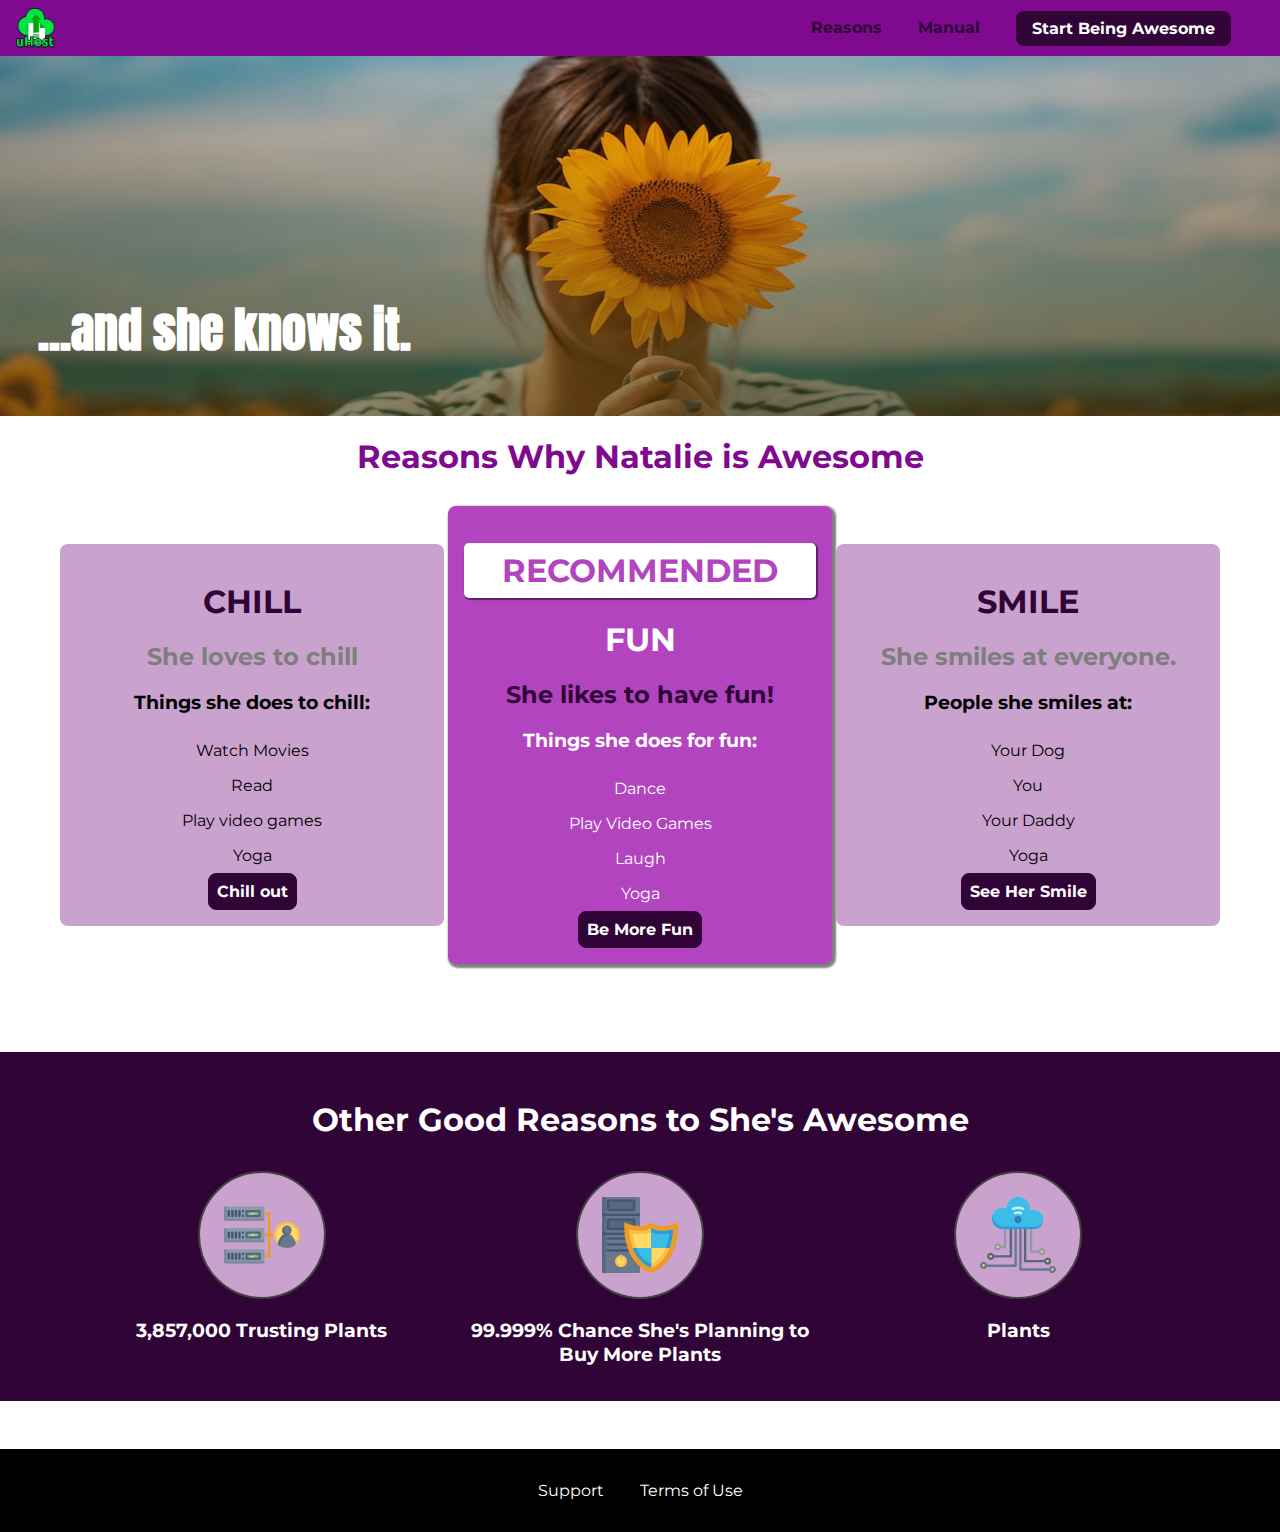
<file: index.html>
<!DOCTYPE html>
<html lang="en">

<head>
    <meta charset="UTF-8">
    <meta http-equiv="X-UA-Compatible" content="ie=edge">
    <meta name="viewport" content="width=device-width, initial-scale=1.0">
    <title>uHost</title>
    <link rel="shortcut icon" href="favicon.png">
    <link rel="stylesheet" href="shared.css">
    <link rel="stylesheet" href="main.css">

</head>

<body>
    <div class="backdrop"></div>
    <div class="modal">
        <h1 class="modal__title">Do you want to continue?</h1>
        <div class="modal__actions">
            <a href="start-hosting/index.html" class="modal__action">Yes!</a>
            <button class="modal__action modal__action--negative" type="button">No!</button>
        </div>
    </div>
    <header class="main-header">
        <div class="main-div" >
            <button class="toggle-button">
                <span class="toggle-button__bar"></span>
                <span class="toggle-button__bar"></span>
                <span class="toggle-button__bar"></span>
            </button>
            <a class="main-header__brand" href="index.html">
                <img src="images/uhost-icon.png" alt="Natalie is Awesome"/>
            </a>
        </div>
        <nav class="main-nav">
            <ul class="main-nav__items">
                <li class="main-nav__item">
                    <a class="main-nav-item__link" href="reasons/index.html">Reasons</a>
                </li>
                <li class="main-nav__item">
                    <a  class="main-nav-item__link" href="manual/index.html">Manual</a>
                </li>
                <li class="main-nav__item main-nav__item--cta">
                    <a class="main-nav-item__link" href="start-being-awesome/index.html">Start Being Awesome</a>
                </li>
            </ul>
        </nav>
    </header>
    <nav class="mobile-nav">
        <ul class="mobile-nav__items">
            <li class="mobile-nav__item">
                <a href="reasons/index.html">Packages</a>
            </li>
            <li class="mobile-nav__item">
                <a href="manual/index.html">Customers</a>
            </li>
            <li class="mobile-nav__item mobile-nav__item--cta">
                <a href="start-being-awesome/index.html">Start Hosting</a>
            </li>
        </ul>
    </nav>
    <main>
        <section id="product-overview">
            <h1>...and she knows it.</h1>
        </section>
        <section id="plans">
            <h1 class="section-title">Reasons Why Natalie is Awesome</h1>
            <div class="plan__list">
                <article class="plan">
                    <h1 class="plan__title">CHILL</h1>
                    <h2 class="plan__desc">She loves to chill</h2>
                    <h3>Things she does to chill:</h3>
                    <ul class="plan__features">
                        <li class="plan__feature">Watch Movies</li>
                        <li class="plan__feature">Read</li>
                        <li class="plan__feature">Play video games</li>
                        <li class="plan__feature">Yoga</li>
                    </ul>
                    <div>
                        <button class="button">Chill out</button>
                    </div>
                </article>
                <article class="plan plan--highlighted">
                    <h1 class="plan__fun">RECOMMENDED</h1>
                    <h1 class="plan__title">FUN</h1>
                    <h2 class="plan__desc">She likes to have fun!</h2>
                    <h3>Things she does for fun:</h3>
                    <ul class="plan__features">
                        <li class="plan__feature">Dance</li>
                        <li class="plan__feature">Play Video Games</li>
                        <li class="plan__feature">Laugh</li>
                        <li class="plan__feature">Yoga</li>
                    </ul>
                    <div>
                        <button class="button">Be More Fun</button>
                    </div>
                </article>
                <article class="plan">
                    <h1 class="plan__title">SMILE</h1>
                    <h2 class="plan__desc">She smiles at everyone.</h2>
                    <h3>People she smiles at:</h3>
                    <ul class="plan__features">
                        <li class="plan__feature">Your Dog</li>
                        <li class="plan__feature">You</li>
                        <li class="plan__feature">Your Daddy</li>
                        <li class="plan__feature">Yoga</li>
                    </ul>
                    <div>
                        <button class="button">See Her Smile</button>
                    </div>
                </article>
            </div>
        </section>
        <section id="key-features">
            <h1 class="section-title">Other Good Reasons to She's Awesome</h1>
            <ul class="key-feature__items">
                <li class="key-feature__item"> 
                    <div class="key-feature__image">
                        <svg viewBox="0 0 512 512">
                            <path style="fill:#F09B24;" d="M344,248h-32V112c0-4.418-3.582-8-8-8h-40c-4.418,0-8,3.582-8,8s3.582,8,8,8h32v128h-32  c-4.418,0-8,3.582-8,8s3.582,8,8,8h32v128h-32c-4.418,0-8,3.582-8,8s3.582,8,8,8h40c4.418,0,8-3.582,8-8V264h32c4.418,0,8-3.582,8-8  S348.418,248,344,248z"
                            />
                            <path style="fill:#8E9AA9;" d="M264,64H8c-4.418,0-8,3.582-8,8v80c0,4.418,3.582,8,8,8h256c4.418,0,8-3.582,8-8V72  C272,67.582,268.418,64,264,64z"
                            />
                            <path style="fill:#7C899B;" d="M24,144c-4.418,0-8-3.582-8-8V64H8c-4.418,0-8,3.582-8,8v80c0,4.418,3.582,8,8,8h256  c4.418,0,8-3.582,8-8v-8H24z"
                            />
                            <rect x="152" y="96" style="fill:#B8E3A8;" width="88" height="32" />
                            <g>
                                <polygon style="fill:#7EC97D;" points="152,96 152,128 166,128 198,96  " />
                                <polygon style="fill:#7EC97D;" points="220,96 188,128 240,128 240,96  " />
                            </g>
                            <path style="fill:#56677E;" d="M240,136h-88c-4.418,0-8-3.582-8-8V96c0-4.418,3.582-8,8-8h88c4.418,0,8,3.582,8,8v32  C248,132.418,244.418,136,240,136z M160,120h72v-16h-72V120z"
                            />
                            <g>
                                <path style="fill:#435670;" d="M32,136c-4.418,0-8-3.582-8-8V96c0-4.418,3.582-8,8-8s8,3.582,8,8v32C40,132.418,36.418,136,32,136z   "
                                />
                                <path style="fill:#435670;" d="M56,136c-4.418,0-8-3.582-8-8V96c0-4.418,3.582-8,8-8s8,3.582,8,8v32C64,132.418,60.418,136,56,136z   "
                                />
                                <path style="fill:#435670;" d="M80,136c-4.418,0-8-3.582-8-8V96c0-4.418,3.582-8,8-8s8,3.582,8,8v32C88,132.418,84.418,136,80,136z   "
                                />
                                <path style="fill:#435670;" d="M104,136c-4.418,0-8-3.582-8-8V96c0-4.418,3.582-8,8-8s8,3.582,8,8v32   C112,132.418,108.418,136,104,136z"
                                />
                                <path style="fill:#435670;" d="M128,105c-4.418,0-8-3.582-8-8v-1c0-4.418,3.582-8,8-8s8,3.582,8,8v1   C136,101.418,132.418,105,128,105z"
                                />
                                <path style="fill:#435670;" d="M128,136c-4.418,0-8-3.582-8-8v-1c0-4.418,3.582-8,8-8s8,3.582,8,8v1   C136,132.418,132.418,136,128,136z"
                                />
                            </g>
                            <path style="fill:#8E9AA9;" d="M264,208H8c-4.418,0-8,3.582-8,8v80c0,4.418,3.582,8,8,8h256c4.418,0,8-3.582,8-8v-80  C272,211.582,268.418,208,264,208z"
                            />
                            <path style="fill:#7C899B;" d="M24,288c-4.418,0-8-3.582-8-8v-72H8c-4.418,0-8,3.582-8,8v80c0,4.418,3.582,8,8,8h256  c4.418,0,8-3.582,8-8v-8H24z"
                            />
                            <rect x="152" y="240" style="fill:#B8E3A8;" width="88" height="32" />
                            <g>
                                <polygon style="fill:#7EC97D;" points="152,240 152,272 166,272 198,240  " />
                                <polygon style="fill:#7EC97D;" points="220,240 188,272 240,272 240,240  " />
                            </g>
                            <path style="fill:#56677E;" d="M240,280h-88c-4.418,0-8-3.582-8-8v-32c0-4.418,3.582-8,8-8h88c4.418,0,8,3.582,8,8v32  C248,276.418,244.418,280,240,280z M160,264h72v-16h-72V264z"
                            />
                            <g>
                                <path style="fill:#435670;" d="M32,280c-4.418,0-8-3.582-8-8v-32c0-4.418,3.582-8,8-8s8,3.582,8,8v32C40,276.418,36.418,280,32,280   z"
                                />
                                <path style="fill:#435670;" d="M56,280c-4.418,0-8-3.582-8-8v-32c0-4.418,3.582-8,8-8s8,3.582,8,8v32C64,276.418,60.418,280,56,280   z"
                                />
                                <path style="fill:#435670;" d="M80,280c-4.418,0-8-3.582-8-8v-32c0-4.418,3.582-8,8-8s8,3.582,8,8v32C88,276.418,84.418,280,80,280   z"
                                />
                                <path style="fill:#435670;" d="M104,280c-4.418,0-8-3.582-8-8v-32c0-4.418,3.582-8,8-8s8,3.582,8,8v32   C112,276.418,108.418,280,104,280z"
                                />
                                <path style="fill:#435670;" d="M128,249c-4.418,0-8-3.582-8-8v-1c0-4.418,3.582-8,8-8s8,3.582,8,8v1   C136,245.418,132.418,249,128,249z"
                                />
                                <path style="fill:#435670;" d="M128,280c-4.418,0-8-3.582-8-8v-1c0-4.418,3.582-8,8-8s8,3.582,8,8v1   C136,276.418,132.418,280,128,280z"
                                />
                            </g>
                            <path style="fill:#8E9AA9;" d="M264,352H8c-4.418,0-8,3.582-8,8v80c0,4.418,3.582,8,8,8h256c4.418,0,8-3.582,8-8v-80  C272,355.582,268.418,352,264,352z"
                            />
                            <path style="fill:#7C899B;" d="M24,432c-4.418,0-8-3.582-8-8v-72H8c-4.418,0-8,3.582-8,8v80c0,4.418,3.582,8,8,8h256  c4.418,0,8-3.582,8-8v-8H24z"
                            />
                            <rect x="152" y="384" style="fill:#B8E3A8;" width="88" height="32" />
                            <g>
                                <polygon style="fill:#7EC97D;" points="152,384 152,416 166,416 198,384  " />
                                <polygon style="fill:#7EC97D;" points="220,384 188,416 240,416 240,384  " />
                            </g>
                            <path style="fill:#56677E;" d="M240,424h-88c-4.418,0-8-3.582-8-8v-32c0-4.418,3.582-8,8-8h88c4.418,0,8,3.582,8,8v32  C248,420.418,244.418,424,240,424z M160,408h72v-16h-72V408z"
                            />
                            <g>
                                <path style="fill:#435670;" d="M32,424c-4.418,0-8-3.582-8-8v-32c0-4.418,3.582-8,8-8s8,3.582,8,8v32C40,420.418,36.418,424,32,424   z"
                                />
                                <path style="fill:#435670;" d="M56,424c-4.418,0-8-3.582-8-8v-32c0-4.418,3.582-8,8-8s8,3.582,8,8v32C64,420.418,60.418,424,56,424   z"
                                />
                                <path style="fill:#435670;" d="M80,424c-4.418,0-8-3.582-8-8v-32c0-4.418,3.582-8,8-8s8,3.582,8,8v32C88,420.418,84.418,424,80,424   z"
                                />
                                <path style="fill:#435670;" d="M104,424c-4.418,0-8-3.582-8-8v-32c0-4.418,3.582-8,8-8s8,3.582,8,8v32   C112,420.418,108.418,424,104,424z"
                                />
                                <path style="fill:#435670;" d="M128,393c-4.418,0-8-3.582-8-8v-1c0-4.418,3.582-8,8-8s8,3.582,8,8v1   C136,389.418,132.418,393,128,393z"
                                />
                                <path style="fill:#435670;" d="M128,424c-4.418,0-8-3.582-8-8v-1c0-4.418,3.582-8,8-8s8,3.582,8,8v1   C136,420.418,132.418,424,128,424z"
                                />
                            </g>
                            <path style="fill:#F7C14D;" d="M424,168c-48.523,0-88,39.477-88,88s39.477,88,88,88s88-39.477,88-88S472.523,168,424,168z" />
                            <path style="fill:#FFDB66;" d="M424,184c-39.701,0-72,32.299-72,72s32.299,72,72,72s72-32.299,72-72S463.701,184,424,184z" />
                            <path style="fill:#69788D;" d="M484.893,314.16C476.393,274.588,451.922,248,424,248s-52.393,26.588-60.893,66.16  c-0.605,2.82,0.354,5.749,2.511,7.664C381.731,336.124,402.465,344,424,344s42.269-7.876,58.381-22.176  C484.539,319.909,485.498,316.98,484.893,314.16z"
                            />
                            <path style="fill:#56677E;" d="M434.053,249.171C430.768,248.403,427.411,248,424,248c-27.922,0-52.393,26.588-60.893,66.16  c-0.605,2.82,0.354,5.749,2.511,7.664c3.383,3.002,6.979,5.703,10.734,8.125C384.904,286.243,407.373,255.378,434.053,249.171z"
                            />
                            <path style="fill:#69788D;" d="M424,192c-17.645,0-32,14.355-32,32s14.355,32,32,32s32-14.355,32-32S441.645,192,424,192z" />
                            <path style="fill:#56677E;" d="M432,248c-17.645,0-32-14.355-32-32c0-6.783,2.128-13.076,5.742-18.258  C397.444,203.53,392,213.138,392,224c0,17.645,14.355,32,32,32c10.862,0,20.471-5.444,26.258-13.742  C445.076,245.872,438.783,248,432,248z"
                            />

                        </svg>
                    </div>
                    <p class="key-feature__desc">3,857,000 Trusting Plants</p>
                </li>
                <li class="key-feature__item">
                    <div class="key-feature__image">
                        <svg viewBox="0 0 512 512">
                            <path style="fill:#69788D;" d="M248,0H8C3.582,0,0,3.582,0,8v496c0,4.418,3.582,8,8,8h240c4.418,0,8-3.582,8-8V8  C256,3.582,252.418,0,248,0z"
                            />
                            <path style="fill:#56677E;" d="M24,504V8c0-4.418,3.582-8,8-8H8C3.582,0,0,3.582,0,8v496c0,4.418,3.582,8,8,8h24  C27.582,512,24,508.418,24,504z"
                            />
                            <g>
                                <rect x="0" y="112" style="fill:#435670;" width="256" height="16" />
                                <rect x="0" y="240" style="fill:#435670;" width="256" height="16" />
                            </g>
                            <path style="fill:#F7C14D;" d="M128,392c-22.056,0-40,17.944-40,40s17.944,40,40,40s40-17.944,40-40S150.056,392,128,392z" />
                            <path style="fill:#FFDB66;" d="M128,408c-13.233,0-24,10.767-24,24s10.767,24,24,24s24-10.767,24-24S141.233,408,128,408z" />
                            <path style="fill:#F7C14D;" d="M128,392c-2.739,0-5.414,0.278-8,0.805V424c0,4.418,3.582,8,8,8c4.418,0,8-3.582,8-8v-31.195  C133.414,392.278,130.739,392,128,392z"
                            />
                            <g>
                                <path style="fill:#435670;" d="M216,288H40c-4.418,0-8-3.582-8-8s3.582-8,8-8h176c4.418,0,8,3.582,8,8S220.418,288,216,288z"
                                />
                                <path style="fill:#435670;" d="M216,328H40c-4.418,0-8-3.582-8-8s3.582-8,8-8h176c4.418,0,8,3.582,8,8S220.418,328,216,328z"
                                />
                                <path style="fill:#435670;" d="M216,368H40c-4.418,0-8-3.582-8-8s3.582-8,8-8h176c4.418,0,8,3.582,8,8S220.418,368,216,368z"
                                />
                                <path style="fill:#435670;" d="M216,16H40c-4.418,0-8,3.582-8,8v64c0,4.418,3.582,8,8,8h176c4.418,0,8-3.582,8-8V24   C224,19.582,220.418,16,216,16z"
                                />
                            </g>
                            <rect x="48" y="32" style="fill:#56677E;" width="160" height="48" />
                            <path style="fill:#435670;" d="M216,144H40c-4.418,0-8,3.582-8,8v64c0,4.418,3.582,8,8,8h176c4.418,0,8-3.582,8-8v-64  C224,147.582,220.418,144,216,144z"
                            />
                            <rect x="48" y="160" style="fill:#56677E;" width="160" height="48" />
                            <path style="fill:#F09B24;" d="M511.747,180.237c-0.194-6.537-8.107-10.107-13.135-5.894c-5.6,4.693-42.904,21.282-98.514,21.282  c-33.45,0-64.625-20.999-64.929-21.206c-2.9-1.991-6.764-1.85-9.512,0.346c-2.677,2.135-27.201,20.86-63.793,20.86  c-55.607,0-92.914-16.589-98.515-21.282c-5.028-4.211-12.941-0.645-13.135,5.894c-1.634,54.834,4.655,105.941,18.693,151.903  c12.096,39.604,29.759,74.047,52.497,102.373c27.538,34.304,62.743,59.882,104.66,76.045c3.069,1.918,6.757,1.921,9.83,0  c41.917-16.163,77.122-41.741,104.66-76.045c22.738-28.326,40.401-62.77,52.497-102.373  C507.092,286.179,513.381,235.071,511.747,180.237z"
                            />
                            <path style="fill:#F7C14D;" d="M476.21,221.226c-1.953-1.631-4.568-2.235-7.036-1.628c-21.686,5.327-44.926,8.028-69.075,8.028  c-25.926,0-49.633-8.975-64.955-16.504c-2.307-1.134-5.016-1.091-7.284,0.116c-14.059,7.477-36.919,16.388-65.994,16.388  c-24.153,0-47.394-2.701-69.075-8.028c-5.155-1.268-10.221,2.966-9.894,8.261c2.077,33.693,7.668,65.635,16.616,94.935  c22.774,74.565,66.139,126.334,128.888,153.868c2.032,0.891,4.397,0.891,6.43,0c61.777-27.107,104.716-78.876,127.62-153.868  c8.948-29.3,14.539-61.241,16.616-94.935C479.224,225.319,478.163,222.856,476.21,221.226z"
                            />
                            <path style="fill:#FFDB66;" d="M331.609,451.727c-52.604-25.289-89.304-70.987-109.144-135.944  c-6.532-21.39-11.162-44.336-13.82-68.447c17.133,2.852,34.952,4.291,53.22,4.291c29.394,0,53.376-7.793,69.978-15.561  c17.44,7.736,41.656,15.561,68.256,15.561c18.267,0,36.085-1.439,53.219-4.291c-2.659,24.112-7.288,47.06-13.82,68.448  C419.545,381.108,383.27,426.805,331.609,451.727z"
                            />
                            <g>
                                <path style="fill:#2C9DD4;" d="M479.066,227.858c0.157-2.539-0.903-5.002-2.856-6.633s-4.568-2.235-7.036-1.628   c-21.686,5.327-44.926,8.028-69.075,8.028c-25.926,0-49.633-8.975-64.955-16.504c-1.057-0.52-2.2-0.78-3.345-0.806l-0.072,133.351   h123.601c2.556-6.746,4.933-13.702,7.123-20.874C471.398,293.493,476.989,261.552,479.066,227.858z"
                                />
                                <path style="fill:#2C9DD4;" d="M206.658,343.667c24.153,63.42,65.028,108.108,121.743,132.995c1.031,0.452,2.147,0.673,3.263,0.666   l0.063-133.661H206.658z"
                                />
                            </g>
                            <g>
                                <path style="fill:#3CBDE8;" d="M439.497,315.783c6.532-21.389,11.161-44.336,13.82-68.448c-17.134,2.852-34.952,4.291-53.219,4.291   c-26.6,0-50.815-7.824-68.256-15.561l-0.116,107.601h97.758C433.179,334.807,436.524,325.518,439.497,315.783z"
                                />
                                <path style="fill:#3CBDE8;" d="M232.523,343.667c21.144,50.298,54.363,86.56,99.087,108.06l0.117-108.06H232.523z" />
                            </g>
                        </svg>
                    </div>
                    <p class="key-feature__desc">99.999% Chance She's Planning to Buy More Plants</p>
                </li>
                <li class="key-feature__item">
                    <div class="key-feature__image">
                        <svg viewBox="0 0 512 512">
                            <path style="fill:#8E9AA9;" d="M168,200c-4.418,0-8,3.582-8,8v120h-17.376c-3.302-9.311-12.194-16-22.624-16  c-13.234,0-24,10.767-24,24s10.766,24,24,24c10.429,0,19.321-6.689,22.624-16H168c4.418,0,8-3.582,8-8V208  C176,203.582,172.418,200,168,200z"
                            />
                            <path style="fill:#FFDB66;" d="M120,328c-4.411,0-8,3.589-8,8s3.589,8,8,8s8-3.589,8-8S124.411,328,120,328z" />
                            <path style="fill:#56677E;" d="M208,200c-4.418,0-8,3.582-8,8v184H94.624C91.322,382.689,82.43,376,72,376  c-13.234,0-24,10.767-24,24s10.766,24,24,24c10.429,0,19.321-6.689,22.624-16H208c4.418,0,8-3.582,8-8V208  C216,203.582,212.418,200,208,200z"
                            />
                            <path style="fill:#FFDB66;" d="M72,392c-4.411,0-8,3.589-8,8s3.589,8,8,8s8-3.589,8-8S76.411,392,72,392z" />
                            <path style="fill:#69788D;" d="M240,208c-4.418,0-8,3.582-8,8v239H47.24c-2.671-10.34-12.078-18-23.24-18c-13.234,0-24,10.767-24,24  s10.766,24,24,24c9.666,0,18.009-5.747,21.809-14H240c4.418,0,8-3.582,8-8V216C248,211.582,244.418,208,240,208z"
                            />
                            <path style="fill:#FFDB66;" d="M24,453c-4.411,0-8,3.589-8,8s3.589,8,8,8s8-3.589,8-8S28.411,453,24,453z" />
                            <path style="fill:#69788D;" d="M488,464c-10.429,0-19.321,6.689-22.624,16H280V208c0-4.418-3.582-8-8-8s-8,3.582-8,8v280  c0,4.418,3.582,8,8,8h193.376c3.302,9.311,12.194,16,22.624,16c13.234,0,24-10.767,24-24S501.234,464,488,464z"
                            />
                            <path style="fill:#FFDB66;" d="M488,480c-4.411,0-8,3.589-8,8s3.589,8,8,8s8-3.589,8-8S492.411,480,488,480z" />
                            <path style="fill:#56677E;" d="M456,408c-10.429,0-19.321,6.689-22.624,16H312V208c0-4.418-3.582-8-8-8s-8,3.582-8,8v224  c0,4.418,3.582,8,8,8h129.376c3.302,9.311,12.194,16,22.624,16c13.234,0,24-10.767,24-24S469.234,408,456,408z"
                            />
                            <path style="fill:#FFDB66;" d="M456,424c-4.411,0-8,3.589-8,8s3.589,8,8,8s8-3.589,8-8S460.411,424,456,424z" />
                            <path style="fill:#8E9AA9;" d="M416,344c-10.429,0-19.321,6.689-22.624,16H352V208c0-4.418-3.582-8-8-8s-8,3.582-8,8v160  c0,4.418,3.582,8,8,8h49.376c3.302,9.311,12.194,16,22.624,16c13.234,0,24-10.767,24-24S429.234,344,416,344z"
                            />
                            <path style="fill:#FFDB66;" d="M416,360c-4.411,0-8,3.589-8,8s3.589,8,8,8s8-3.589,8-8S420.411,360,416,360z" />
                            <path style="fill:#3CBDE8;" d="M362,88c-8.741,0-17.231,1.751-25.06,5.085C337.646,88.797,338,84.43,338,80  c0-44.112-35.888-80-80-80c-42.823,0-77.895,33.816-79.909,76.149C170.393,73.415,162.244,72,154,72c-39.701,0-72,32.299-72,72  s32.299,72,72,72h208c35.29,0,64-28.71,64-64S397.29,88,362,88z"
                            />
                            <path style="fill:#2C9DD4;" d="M368,200H160c-39.701,0-72-32.299-72-72c0-5.863,0.721-11.559,2.05-17.019  C84.918,120.88,82,132.102,82,144c0,39.701,32.299,72,72,72h208c30.389,0,55.88-21.296,62.379-49.743  C413.565,186.327,392.352,200,368,200z"
                            />
                            <path style="fill:#2A7DB5;" d="M256,128c-13.234,0-24,10.767-24,24s10.766,24,24,24c13.233,0,24-10.767,24-24S269.233,128,256,128z"
                            />
                            <path style="fill:#2C9DD4;" d="M256,144c-4.411,0-8,3.589-8,8s3.589,8,8,8c4.411,0,8-3.589,8-8S260.411,144,256,144z" />
                            <g>
                                <path style="fill:#C5F1FA;" d="M221.755,87.695c-2.994,0-5.864-1.688-7.233-4.572c-1.894-3.991-0.194-8.763,3.798-10.657   C230.157,66.849,242.834,64,256,64c13.166,0,25.844,2.849,37.68,8.466c3.992,1.895,5.692,6.666,3.798,10.657   s-6.666,5.692-10.657,3.798C277.144,82.328,266.774,80,256,80c-10.774,0-21.144,2.328-30.821,6.921   C224.072,87.446,222.904,87.695,221.755,87.695z"
                                />
                                <path style="fill:#C5F1FA;" d="M276.545,116.618c-1.148,0-2.316-0.249-3.424-0.774C267.745,113.293,261.985,112,256,112   c-5.985,0-11.745,1.293-17.121,3.844c-3.991,1.895-8.763,0.192-10.657-3.798c-1.894-3.992-0.193-8.764,3.798-10.657   C239.557,97.813,247.625,96,256,96c8.376,0,16.444,1.813,23.98,5.389c3.991,1.894,5.692,6.665,3.798,10.657   C282.41,114.93,279.539,116.618,276.545,116.618z"
                                />
                            </g>

                        </svg>
                    </div>
                    <p class="key-feature__desc">Plants</p>
                </li>
            </ul>
        </section>
    </main>
    <footer class="main-footer">
        <nav>
            <ul class="main-footer__links">
                <li class="main-footer__link">
                    <a href="#">Support</a>
                </li>
                <li class="main-footer__link">
                    <a href="#">Terms of Use</a>
                </li>
            </ul>
        </nav>
    </footer>
    <script src="shared.js"></script>
</body>

</html>
</file>
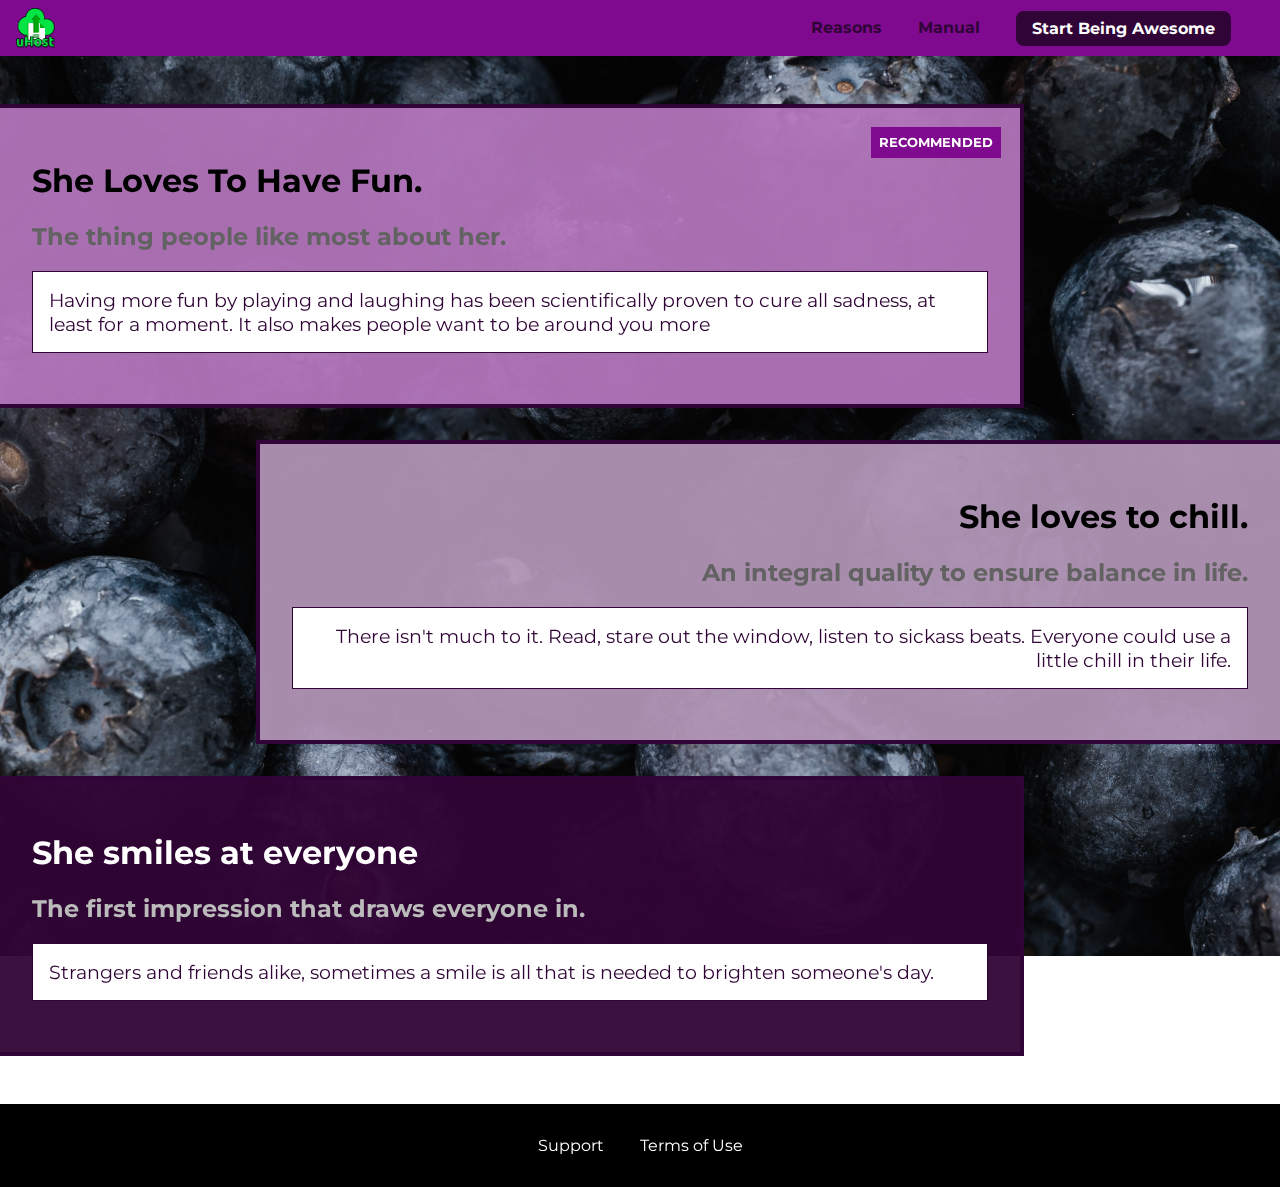
<file: reasons/index.html>
<!DOCTYPE html>
<html lang="en">

<head>
    <meta charset="UTF-8">
    <meta http-equiv="X-UA-Compatible" content="ie=edge">
    <meta name="viewport" content="width=device-width, initial-scale=1.0">
    <title>uHost</title>
    <link rel="shortcut icon" href="../favicon.png">
    <link rel="stylesheet" href="../shared.css">
    <link rel="stylesheet" href="reasons.css">
</head>

<body>
    <div class="backdrop"></div>
    <div class="background"></div>
    <header class="main-header">
        <div class="main-div" >
            <button class="toggle-button">
                <span class="toggle-button__bar"></span>
                <span class="toggle-button__bar"></span>
                <span class="toggle-button__bar"></span>
            </button>
            <a class="main-header__brand" href="../index.html">
                <img src="../images/uhost-icon.png" alt="Natalie is Awesome"/>
            </a>
        </div>
        <nav class="main-nav">
            <ul class="main-nav__items">
                <li class="main-nav__item">
                    <a class="main-nav-item__link" href="index.html">Reasons</a>
                </li>
                <li class="main-nav__item">
                    <a  class="main-nav-item__link" href="../manual/index.html">Manual</a>
                </li>
                <li class="main-nav__item main-nav__item--cta">
                    <a class="main-nav-item__link" href="../start-being-awesome/index.html">Start Being Awesome</a>
                </li>
            </ul>
        </nav>
    </header>
    <nav class="mobile-nav">
        <ul class="mobile-nav__items">
            <li class="mobile-nav__item">
                <a href="index.html">Packages</a>
            </li>
            <li class="mobile-nav__item">
                <a href="../manual/index.html">Customers</a>
            </li>
            <li class="mobile-nav__item mobile-nav__item--cta">
                <a href="../start-being-awesome/index.html">Start Hosting</a>
            </li>
        </ul>
    </nav>
    <main>
        <section class="reason" id="fun">
            <a href="#">
                <h1 class="reason__title">She Loves To Have Fun.</h1>
                <h2 class="reason__badge">RECOMMENDED</h2>
                <h2 class="reason__subtitle">The thing people like most about her.</h2>
                <p class="reason__info">
                    Having more fun by playing and laughing has been scientifically proven to cure all sadness, at least for a moment. 
                    It also makes people want to be around you more
                </p>
            </a>
        </section>
        <section class="reason" id="chill">
            <a href="#">
                <h1 class="reason__title">She loves to chill.</h1>
                <h2 class="reason__subtitle">An integral quality to ensure balance in life.</h2>
                <p class="reason__info">There isn't much to it. Read, stare out the window, listen to sickass beats.
                    Everyone could use a little chill in their life.
                </p>
            </a>
        </section>
        <div class="clearfix"></div>
        <section class="reason" id="smile">
            <a href="#">
                <h1 class="reason__title">She smiles at everyone</h1>
                <h2 class="reason__subtitle">The first impression that draws everyone in.</h2>
                <p class="reason__info">
                    Strangers and friends alike, sometimes a smile is all that is needed to brighten
                    someone's day.
                </p>
            </a>
        </section>
    </main>
    <footer class="main-footer">
        <nav>
            <ul class="main-footer__links">
                <li class="main-footer__link">
                    <a href="#">Support</a>
                </li>
                <li class="main-footer__link">
                    <a href="#">Terms of Use</a>
                </li>
            </ul>
        </nav>
    </footer>
    <script src="../shared.js"></script>
</body>

</html>
</file>
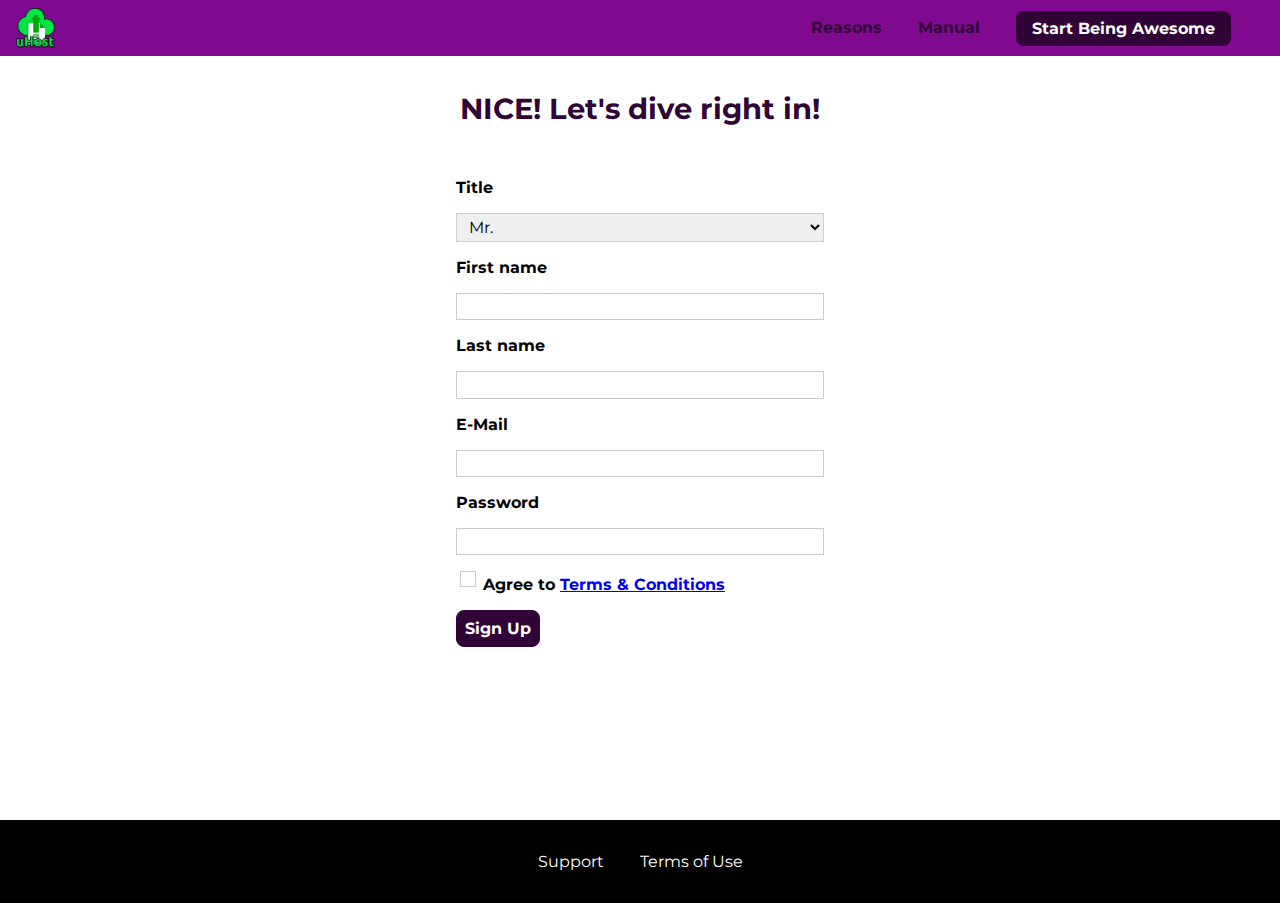
<file: start-being-awesome/index.html>
<!DOCTYPE html>
<html lang="en">

<head>
    <meta charset="UTF-8">
    <meta name="viewport" content="width=device-width, initial-scale=1.0">
    <meta http-equiv="X-UA-Compatible" content="ie=edge">
    <title>uHost Signup</title>
    <link rel="shortcut icon" href="../favicon.png">
    <link rel="stylesheet" href="../shared.css">
    <link rel="stylesheet" href="start-being-awesome.css">
</head>

<body>
    <div class="backdrop"></div>
    <header class="main-header">
        <div class="main-div">
            <button class="toggle-button">
                <span class="toggle-button__bar"></span>
                <span class="toggle-button__bar"></span>
                <span class="toggle-button__bar"></span>
            </button>
            <a href="../index.html" class="main-header__brand">
                <img src="../images/uhost-icon.png" alt="Natalie is Awesome!">
            </a>
        </div>
        <nav class="main-nav">
            <ul class="main-nav__items">
                <li class="main-nav__item">
                    <a class="main-nav-item__link" href="../reasons/index.html">Reasons</a>
                </li>
                <li class="main-nav__item">
                    <a class="main-nav-item__link" href="../manual/index.html">Manual</a>
                </li>
                <li class="main-nav__item main-nav__item--cta">
                    <a class="main-nav-item__link" href="index.html">Start Being Awesome</a>
                </li>
            </ul>
        </nav>
    </header>
    <nav class="mobile-nav">
        <ul class="mobile-nav__items">
            <li class="mobile-nav__item">
                <a href="../reasons/index.html">Reasons</a>
            </li>
            <li class="mobile-nav__item">
                <a href="../manual/index.html">Manual</a>
            </li>
            <li class="mobile-nav__item mobile-nav__item--cta">
                <a href="index.html">Start Being Awesome</a>
            </li>
        </ul>
    </nav>
    <main class="signup-page">
        <h1 class="signup-title">NICE! Let's dive right in!</h1>
        <form action="index.html" class="signup-form">
            <label for="title">Title</label>
            <select id="title" >
                <option value="mr">Mr.</option>
                <option value="ms">Ms.</option>
            </select>
            <label for="first-name">First name</label>
            <input type="text" id="first-name">
            <label for="last-name">Last name</label>
            <input type="text" id="last-name">
            <label for="email">E-Mail</label>
            <input type="email" id="email" >
            <label for="password">Password</label>
            <input type="password" id="password">
            <input type="checkbox" id="agree-terms">
            <label for="agree-terms">Agree to
                <a href="#">Terms &amp; Conditions</a>
            </label>
            <button type="submit" class="button">Sign Up</button>
        </form>
    </main>
    <footer class="main-footer">
        <nav>
          <ul class="main-footer__links">
            <li class="main-footer__link">
                    <a href="#">Support</a>
                </li>
                <li class="main-footer__link">
                    <a href="#">Terms of Use</a>
                </li>
            </ul>
        </nav>
    </footer>
    <script src="../shared.js"></script>
</body>

</html>
</file>
<file: shared.css>
@import url('https://fonts.googleapis.com/css2?family=Anton&family=Montserrat:wght@400;700&family=Roboto:wght@100;400;900&display=swap');

* {
  box-sizing: border-box;
}

body {
  font-family: 'Montserrat', sans-serif;
  margin: 0;
}

main {
  min-height: calc(100vh - 3.5rem - 8rem);
  margin-top: 3.5rem;
}

.backdrop {
  position: fixed;
  top: 0;
  left: 0;
  display: none;
  z-index: 100;
  width: 100vw;
  height: 100vh;
  background: rgba(0,0,0,0.5);
}

.main-header {
  position: fixed;
  width: 100%;
  top: 0;
  left: 0;
  background: rgb(127, 10, 143);
  padding: 0.5rem 1rem;
  z-index: 1;
}

.main-div {
  display: inline-block;
  vertical-align: middle;
}

.main-header__brand {
  color:rgb(48, 4, 54);
  text-decoration: none;
  font-weight: bold;
  height: 2.5rem;
  display: inline-block;
  vertical-align: middle;
}

.toggle-button {
  width: 3rem;
  background: transparent;
  border: none;
  cursor: pointer;
  padding-top: 0;
  padding-bottom: 0;
  vertical-align: middle;
}

.toggle-button:focus {
  outline: none;
}

.toggle-button__bar {
  width: 100%;
  height: 0.2rem;
  background: black;
  display: block;
  margin: 0.6rem 0;
}

.main-header__brand img {
  height: 100%;
  /* width: 100%; */
}

.main-nav {
  display: none;
}

.main-nav__items {
  margin: 0;
  padding: 0;
  list-style: none;
}

.main-nav__item {
  display: inline-block;
  margin:  0 1rem;
}

.main-nav-item__link,
.mobile-nav__item a {
  color: rgb(48, 4, 54);
  text-decoration: none;
  font-weight: bold;
  padding: 0.2rem 0;
}

.main-nav__item a:hover,
.main-nav__item a:active {
  color: white;
  border-bottom: 2px solid white;
}

.main-nav__item--cta a,
.mobile-nav__item--cta a {
  color: white;
  background: rgb(48, 4, 54);
  padding: 0.5rem 1rem;
  border-radius: 8px;
}

.main-nav__item--cta a:hover,
.main-nav__item--cta a:active,
.mobile-nav__item--cta a:hover,
.mobile-nav__item--cta a:active {
  color: rgb(48, 4, 54);
  background: white;
  border: none;
}

@media(min-width: 40rem) {
  .toggle-button {
    display: none;
  }

  .main-nav {
    display: inline-block;
    text-align: right;
    width: calc(100% - 60px);
    vertical-align: middle;
  }
}

.main-footer {
  background: black;
  padding: 2rem;
  margin-top: 3rem;
}

.main-footer__links {
  list-style: none;
  margin: 0;
  padding: 0;
  text-align: center;
}

.main-footer__link {
  display: block;
  margin: 1rem;
}

.main-footer__link a {
  color: white;
  text-decoration: none;
}

.main-footer__link a:hover,
.main-footer__link a:active {
  color: #ccc;
}

.mobile-nav {
  display: none;
  position: fixed;
  z-index: 101;
  top: 0;
  left: 0;
  background: white;
  width: 80%;
  height: 100vh;
}

.mobile-nav__items {
  width: 90%;
  height: 100%;
  list-style: none;
  margin: 10% auto;
  padding: 0;
  text-align: center;
}

.mobile-nav__item {
  margin: 1rem 0;
}

.mobile-nav__item a {
  font-size: 1.5rem;
}

.button {
  background:rgb(48, 4, 54);
  color: white;
  font: inherit;
  border: 1px solid rgb(48, 4, 54);
  padding: 0.5rem;
  border-radius: 8px;
  font-weight: bold;
  cursor: pointer;
}

.button:hover,
.button:active {
  color:rgb(48, 4, 54);
  background: white;
}

.button:focus {
  outline: none;
}

.button[disabled] {
  cursor: not-allowed;
  border: #a1a1a1;
  background: #ccc;
  color: #a1a1a1;
}

.open {
  display: block !important;
}

@media(min-width: 40rem) {
  .main-footer__link {
    display: inline-block;
    margin: 0 1rem;
  }
}
</file>
<file: main.css>
#product-overview {
    background: linear-gradient(to top, rgba(80, 68, 18, 0.6) 10%, transparent), 
    url("images/sunflower.jpg") center /cover no-repeat border-box, 
    rgb(48, 4, 54);
    width: 100vw;
    height: 33vh;
    margin-top: 3.5rem;
    position: relative;
}

#product-overview h1 {
    color: white;
    font-family: 'Anton', sans-serif;
    position: absolute;
    bottom: 5%;
    left: 3%;
    font-size: 1.6rem;
}

@media (min-width: 40rem) and (min-height: 40rem) {
    #product-overview {
        height: 40vh;
        background-position: 50% 25%;
    }

    #product-overview h1 {
        font-size: 3rem;
    }
}

.section-title {
    color: rgb(127, 10, 143);
    text-align: center;
}

.plan {
    background: rgb(201, 162, 206);
    text-align: center;
    padding: 1rem;
    margin: .5rem 0;
    width: 100%;
    border-radius: 8px;
}

.plan--highlighted {
    background: rgb(178, 68, 192);
    color: white;
    /* box-shadow: 2px 2px 2px 2px rgb(0, 0, 0, .5); */
}

.plan__fun {
    background: white;
    color: rgb(178, 68, 192);
    padding: 8px;
    box-shadow: 1px 1px 1px 1px rgb(0, 0, 0, .5);
    border-radius: 5px;
}

.plan__title {
    color: rgb(48, 4, 54);
}

.plan__desc {
    color: rgb(126, 126, 126);
}

.plan--highlighted .plan__title {
    color: white;
}

.plan--highlighted .plan__desc {
    color: rgb(48, 4, 54);
}

.plan__features {
    list-style: none;
    margin: 0;
    padding: 0;
}

.plan__feature {
    padding: 0.5rem 0;
}

/* condition --> if min-width is equal or larger than 40rem */
@media (min-width: 40rem) {
    .plan__list {
        width: 100%;
        text-align: center;
    }

    .plan {
        display:inline-block;
        width: 30%;
        vertical-align: middle;
        min-width: 13rem;
        max-width: 25rem;
    }

    .plan--highlighted {
        box-shadow: 2px 2px 2px 2px rgb(0, 0, 0, .5);
    }
}

#key-features {
    background:rgb(48, 4, 54);
    margin-top: 5rem;
    padding: 1rem;
}

.key-feature__items {
    list-style: none;
    margin: 0;
    padding: 0;
    text-align: center;
}

.key-feature__image {
    background:rgb(201, 162, 206);
    width: 128px;
    height: 128px;
    border: 2px solid #424242;
    border-radius: 50%;
    margin: auto;
    padding: 1.5rem;
}

.key-feature__desc {
    text-align: center;
    font-weight: bold;
    color: white;
    font-size: 1.2rem;
    vertical-align: top;
}

@media(min-width: 40rem) {
    .key-feature__item {
        display: inline-block; 
        width: 30%;
        vertical-align: top;
        max-width: 25rem;
    }
}

#key-features .section-title {
    color: white;
    margin: 2rem;
}

.modal {
    position: fixed;
    display: none;
    z-index: 200;
    top: 20%;
    left: 30%;
    width: 40%;
    background: white;
    padding: 1rem;
    border: 1px solid #ccc;
    box-shadow: 1px 1px 1px rgba(0, 0, 0, 0.5);
  }
  
  .modal__title {
    text-align: center;
    margin: 0 0 1rem 0;
  }
  
  .modal__actions {
    text-align: center;
  }
  
  .modal__action {
    border: 1px solid #0e4f1f;
    background: #0e4f1f;
    text-decoration: none;
    color: white;
    font: inherit;
    padding: 0.5rem 1rem;
    cursor: pointer;
  }
  
  .modal__action:hover,
  .modal__action:active {
    background: #2ddf5c;
    border-color: #2ddf5c;
  }
  
  .modal__action--negative {
    background: red;
    border-color: red;
  }
  
  .modal__action--negative:hover,
  .modal__action--negative:active {
    background: #ff5454;
    border-color: #ff5454;
  }
</file>
<file: reasons/reasons.css>
@font-face {
  font-family: 'AnonymousPro';
  src: url("anonymousPro-Regular.ttf") format("truetype");
}

@font-face {
  font-family: 'AnonymousPro';
  src: url("anonymousPro-Bold.ttf") format("truetype");
  font-weight: 700;
}

.background {
  background: url("../images/blueberries.jpg") center/cover;
  filter: grayscale(40%);
  width: 100vw;
  height: 100vh;
  position: fixed;
  z-index: -1;
}

main {
  padding-top: 2rem;
}

.reason {
  width: 80%;
  margin: 1rem 0;
  border: 4px solid rgb(48, 4, 54);
  border-left: none;
  position: relative;
  }

  .reason:hover,
  .reason:active {
    box-shadow: 2px 2px 4px rgba(0,0,0,0.5);
    border-color: rgb(76, 255, 240);
  }

  .reason a {
    text-decoration: none;
    color: inherit;
    display: block;
    padding: 2rem;
  }

  .reason__badge {
    position: absolute;
    top: 0;
    right: 0;
    margin: 1.2rem;
    font-size: 0.8rem;
    color: white;
    background: rgb(127, 10, 143);
    padding: 0.5rem;
  }

  .reason__subtitle {
    color: #636262;
  }

  .reason__info {
    padding: 1rem;
    border: 1px solid rgb(48, 4, 54);
    color: rgb(48, 4, 54);
    background: white;
    font-size: 1.2rem;
  }

  .clearfix {
    clear: both;
  }

  #fun {
    background: rgba(177, 116, 185, 0.95);
  }

  #chill {
    background: rgba(176, 147, 180, 0.95);
    float: right;
    border-right: none;
    border-left: 4px solid rgb(48, 4, 54);
    text-align: right;
  }

  #chill:hover,
  #chill:active {
    border-left-color: rgb(76, 255, 240);
  }

  #smile {
    background: rgb(48, 4, 54, 0.95);
  }

  #smile .reason__title {
    color: white;
  }

  #smile .reason__subtitle {
    color: #bbb;
  }

  @media(min-width: 40rem) {
    main {
      max-width: 1500px;
      margin-left: auto;
      margin-right: auto;
    }
  }

  @media(min-width: 1500px) {
    .reason {
      border-left: 4px solid rgb(48, 4, 54);
      }

    #chill {
      border-right: 4px solid rgb(48, 4, 54);
    }

    #chill:hover,
    #chill:active {
      border-right-color: rgb(76, 255, 240);
    }
  }
</file>
<file: start-being-awesome/start-being-awesome.css>
main {
  padding-top: 1rem;
}

.signup-title {
  text-align: center;
  font-size: 1.8rem;
  color: rgb(48, 4, 54);
}

.signup-form {
  padding: 1rem;
}

.signup-form label {
  font-weight: bold;
}

.signup-form label,
.signup-form input,
.signup-form select {
  display: block;
  margin-top: 1rem;
  width: 100%;
}

/* .signup-form input[type="checkbox"]  */
.signup-form input[id*="terms"],
.signup-form input[id*="terms"] + label {
  display: inline-block;
  width: auto;
}

.signup-form input:not([type="checkbox"]),
.signup-form select {
  border: 1px solid #ccc;
  padding: 0.2rem 0.5rem;
  font: inherit;
}

.signup-form input:focus,
.signup-form select:focus {
  outline: none;
  background-color: rgb(233, 183, 240);
  border-color: rgb(127, 10, 143);
}

.signup-form input[type="checkbox"] {
  border: 1px solid #ccc;
  background: white;
  width: 1rem;
  height: 1rem;
  -webkit-appearance: none;
  -moz-appearance: none;
  appearance: none;
}

.signup-form input[type="checkbox"]:checked {
  background: rgb(233, 183, 240);
  border-color: rgb(48, 4, 54);
}

/* .signup-form input.invalid,
.signup-form select.invalid, */
.signup-form :invalid  {
  border-color: red !important;
  background: rgb(233, 169, 169);
}

.signup-form button[type="submit"] {
  display: block;
  margin-top: 1rem;
}

@media (min-width: 40rem) {
  .signup-form {
    margin: auto;
    width: 25rem;
  }
}
</file>
